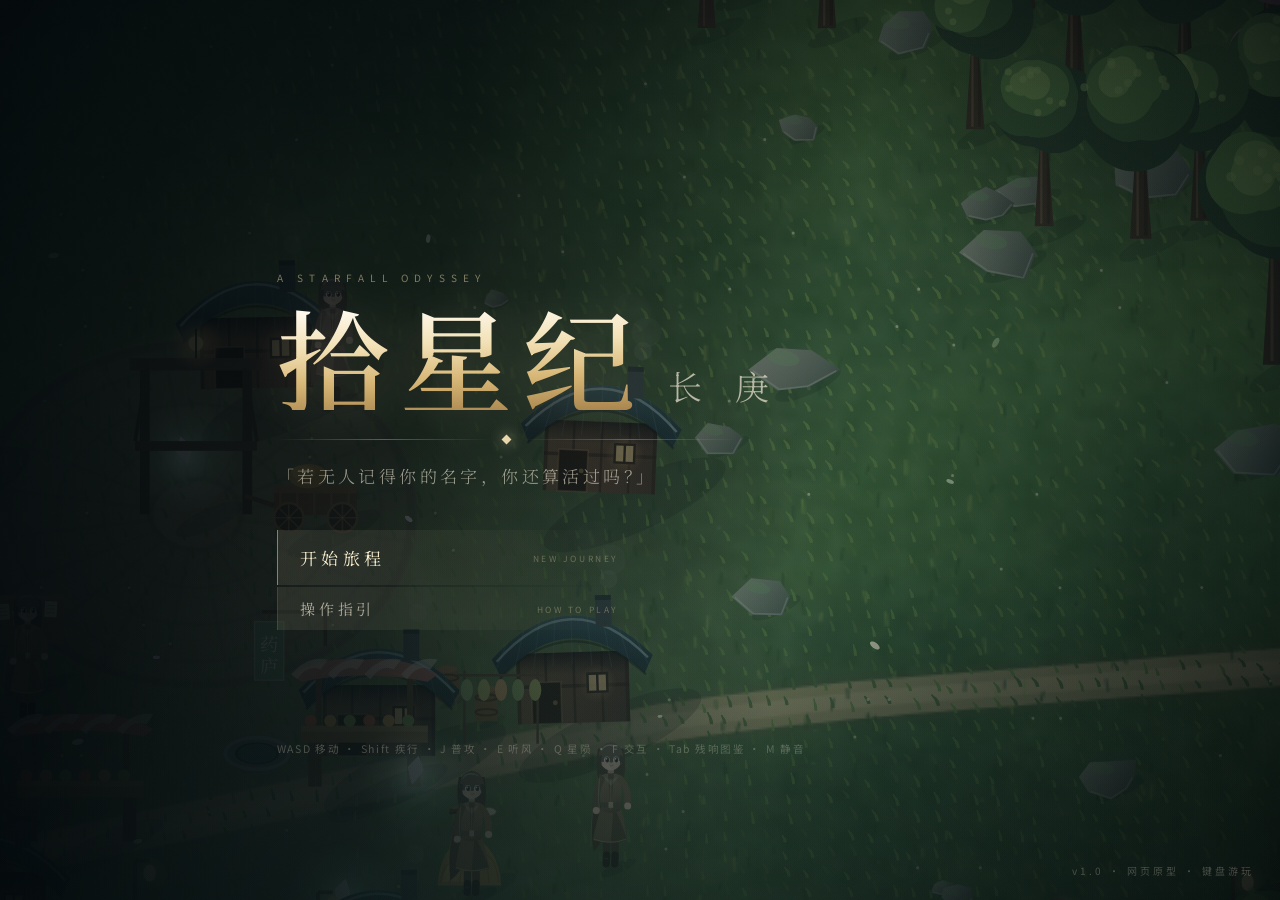
<file: index.html>
﻿<!doctype html>
<html lang="zh-CN">
<head>
<meta charset="utf-8">
<meta name="viewport" content="width=device-width,initial-scale=1,maximum-scale=1,user-scalable=no,viewport-fit=cover">
<meta name="theme-color" content="#0a1418">
<meta name="mobile-web-app-capable" content="yes">
<meta name="apple-mobile-web-app-capable" content="yes">
<meta name="apple-mobile-web-app-status-bar-style" content="black-translucent">
<meta name="apple-mobile-web-app-title" content="拾星纪">
<link rel="manifest" href="manifest.webmanifest">
<link rel="apple-touch-icon" href="icons/icon-192.png">
<title>拾星纪 · 长庚</title>
<meta name="description" content="一座悬于云海之上的大陆，一道断裂的星环，一场没有声音的退潮。">
<link rel="preconnect" href="https://fonts.googleapis.com">
<link rel="preconnect" href="https://fonts.gstatic.com" crossorigin>
<link href="https://fonts.googleapis.com/css2?family=Noto+Serif+SC:wght@300;400;600;700;900&family=Noto+Sans+SC:wght@300;400;500&display=swap" rel="stylesheet">
<link rel="stylesheet" href="css/style.css">
</head>
<body>
<script>
window.addEventListener('error', function (e) {
  var d = document.createElement('div');
  d.style.cssText = 'position:fixed;z-index:99999;left:0;top:0;right:0;background:#3a0d12;color:#ffc8cc;font:12px/1.5 monospace;padding:10px;white-space:pre-wrap';
  d.textContent = 'JS ERROR: ' + e.message + '\n' + (e.filename || '') + ':' + e.lineno + ':' + e.colno + '\n' + ((e.error && e.error.stack) || '');
  document.body.appendChild(d);
});
</script>
<div id="app">
  <canvas id="game"></canvas>

  <!-- 色彩分级 / 暗角 / 颗粒 -->
  <div id="grade"></div>
  <div id="grain"></div>
  <div id="bars"><i class="bar top"></i><i class="bar bot"></i></div>

  <!-- ============ HUD ============ -->
  <div id="hud" class="hidden">
    <div id="questBox">
      <div class="q-head">
        <span class="q-diamond"></span>
        <span class="q-chapter" id="qChapter">序章</span>
      </div>
      <div class="q-title" id="qTitle">陨星落在无名之地</div>
      <ul class="q-objs" id="qObjs"></ul>
      <div class="q-dist" id="qDist"></div>
    </div>

    <div id="mapBox">
      <div class="map-ring"></div>
      <canvas id="minimap" width="188" height="188"></canvas>
      <div class="map-region" id="regionName">拾星原</div>
      <div class="map-weather" id="regionSub">晴 · 风起</div>
    </div>

    <div id="vitals">
      <div class="portrait-frame"><canvas id="hudPortrait" width="128" height="128"></canvas></div>
      <div class="vit-right">
        <div class="vit-name">衔星 <span class="vit-lv">Lv.1</span></div>
        <div class="hpbar"><i id="hpFill"></i><span id="hpText">100 / 100</span></div>
        <div class="stbar"><i id="stFill"></i></div>
        <div class="enbar"><i id="enFill"></i></div>
      </div>
    </div>

    <div id="skills">
      <div class="skill" data-k="E"><div class="sk-ico sk-e">风</div><div class="sk-cd" id="cdE"></div><div class="sk-key">E</div><div class="sk-name">听风</div></div>
      <div class="skill" data-k="Q"><div class="sk-ico sk-q">星</div><div class="sk-cd" id="cdQ"></div><div class="sk-key">Q</div><div class="sk-name">星陨</div></div>
      <div class="skill small" data-k="J"><div class="sk-ico sk-j">刃</div><div class="sk-key">J</div></div>
      <div class="skill small" data-k="SP"><div class="sk-ico sk-sp">疾</div><div class="sk-key">⇧</div></div>
    </div>

    <div id="fragTag" class="hidden"><span id="fragCount">0</span><em>残响</em><b>/ 12</b></div>

    <div id="interact" class="hidden"><span class="ikey">F</span><span class="itext" id="interactText"></span></div>
    <div id="hint" class="hidden"></div>
    <div id="toasts"></div>
    <div id="dmgLayer"></div>
  </div>

  <!-- ============ 对话框 ============ -->
  <div id="dlg" class="hidden">
    <div class="dlg-inner">
      <div class="dlg-portrait"><canvas id="portrait" width="512" height="600"></canvas><i class="pf-glow"></i></div>
      <div class="dlg-body">
        <div class="dlg-name"><span id="dlgName">青芜</span><i></i></div>
        <div class="dlg-text" id="dlgText"></div>
        <div class="dlg-choices hidden" id="dlgChoices"></div>
        <div class="dlg-next" id="dlgNext">▼</div>
      </div>
    </div>
  </div>

  <!-- ============ 章节卡 ============ -->
  <div id="banner" class="hidden">
    <div class="bn-line"></div>
    <div class="bn-ch" id="bnCh">第一章</div>
    <div class="bn-title" id="bnTitle">风的碑文</div>
    <div class="bn-line"></div>
  </div>

  <!-- ============ 标题 ============ -->
  <div id="title" class="screen">
    <div class="t-vig"></div>
    <div class="t-wrap">
      <div class="t-side">A STARFALL ODYSSEY</div>
      <h1 class="t-logo">
        <span class="t1">拾星纪</span>
        <span class="t-sub">长 庚</span>
      </h1>
      <div class="t-orn"><i></i><b></b><i></i></div>
      <p class="t-tag">「若无人记得你的名字，你还算活过吗？」</p>
      <div class="t-menu">
        <button class="tbtn" id="btnStart"><span>开始旅程</span><em>NEW JOURNEY</em></button>
        <button class="tbtn ghost" id="btnContinue"><span>继续前行</span><em>CONTINUE</em></button>
        <button class="tbtn ghost" id="btnHelp"><span>操作指引</span><em>HOW TO PLAY</em></button>
      </div>
      <div class="t-foot" id="tFoot">WASD 移动 · Shift 疾行 · J 普攻 · E 听风 · Q 星陨 · F 交互 · Tab 残响图鉴 · M 静音</div>
    </div>
    <div class="t-ver">v1.0 · 网页原型 · 键盘游玩</div>
  </div>

  <!-- ============ 图鉴 ============ -->
  <div id="journal" class="hidden">
    <div class="j-wrap">
      <div class="j-left">
        <div class="j-title">残 响 录</div>
        <div class="j-sub">ECHOES OF THE NAMELESS</div>
        <ul class="j-list" id="jList"></ul>
        <div class="j-close">Tab / Esc 关闭</div>
      </div>
      <div class="j-right">
        <div class="j-detail" id="jDetail">
          <div class="j-empty">触碰散落在长庚大地上的「星骸」，<br>可听见被遗忘者留下的最后一句话。</div>
        </div>
      </div>
    </div>
  </div>

  <!-- ============ 帮助 ============ -->
  <div id="help" class="screen hidden">
    <div class="h-wrap">
      <h2>行 前 须 知</h2>
      <div class="h-grid">
        <div><b>W A S D</b><span>移动</span></div>
        <div><b>Shift</b><span>疾行（消耗体力）</span></div>
        <div><b>J / 左键</b><span>三段普攻</span></div>
        <div><b>E</b><span>听风 · 风元素冲击</span></div>
        <div><b>Q</b><span>星陨 · 元素爆发（需能量）</span></div>
        <div><b>F / 空格</b><span>交互 · 拾取 · 对话</span></div>
        <div><b>Tab</b><span>残响图鉴</span></div>
        <div><b>M</b><span>静音</span></div>
      </div>
      <p class="h-tip">长庚没有小地图之外的路标。若迷路，抬头看星光——任务所指之处，会有一道落下的星芒。</p>`r`n      <p class="h-tip touch-only">触屏：左半屏按住拖动移动 · 右下「攻 / 风 / 星 / 疾」· 靠近物体时出现「触」· 轻触画面推进对话</p>
      <button class="tbtn" id="btnHelpClose"><span>知道了</span></button>
    </div>
  </div>

  <!-- ============ 结局 ============ -->
  <div id="ending" class="hidden">
    <div class="e-wrap">
      <div class="e-ch" id="eCh">终 章</div>
      <h2 class="e-title" id="eTitle"></h2>
      <div class="e-orn"><i></i><b></b><i></i></div>
      <div class="e-body" id="eBody"></div>
      <div class="e-foot" id="eFoot"></div>
      <button class="tbtn" id="btnRestart"><span>重新开始</span></button>
    </div>
  </div>

  <!-- ============ 强制横屏闸门 ============ -->
  <div id="rotateGate">
    <div class="rg-inner">
      <div class="rg-phone"><i></i></div>
      <h3>请 横 屏 游 玩</h3>
      <p>长庚的大陆是横向铺开的，竖屏会看不全。</p>
      <p class="rg-sub">画面没有跟着转？请关闭系统的「方向锁定」。</p>
      <button id="rgSkip" class="rg-skip">仍以竖屏继续</button>
    </div>
  </div>

  <!-- ============ 触屏控件 ============ -->
  <div id="touch" class="hidden">
    <div id="stickZone"></div>
    <div id="stick"><i id="knob"></i></div>
    <div class="tbLayer">
      <button class="tb tb-attack" id="tbAttack" aria-label="攻击">攻</button>
      <button class="tb tb-skill" id="tbSkill" aria-label="听风">风</button>
      <button class="tb tb-burst" id="tbBurst" aria-label="星陨">星</button>
      <button class="tb tb-dash" id="tbDash" aria-label="疾行">疾</button>
      <button class="tb tb-interact hidden" id="tbInteract" aria-label="交互">触</button>
    </div>
    <div id="rotateHint">横屏体验更佳</div>
  </div>

  <div id="fade" class="fade"></div>
  <div id="boot">正在编织星图……</div>
</div>

<script src="js/core.js"></script>
<script src="js/data.js"></script>
<script src="js/world.js"></script>
<script src="js/render.js"></script>
<script src="js/entities.js"></script>
<script src="js/hud.js"></script>
<script src="js/game.js"></script>
<script>
if ('serviceWorker' in navigator && location.protocol === 'https:') {
  window.addEventListener('load', function () {
    navigator.serviceWorker.register('sw.js').catch(function () {});
  });
}
</script></body>
</html>
</file>
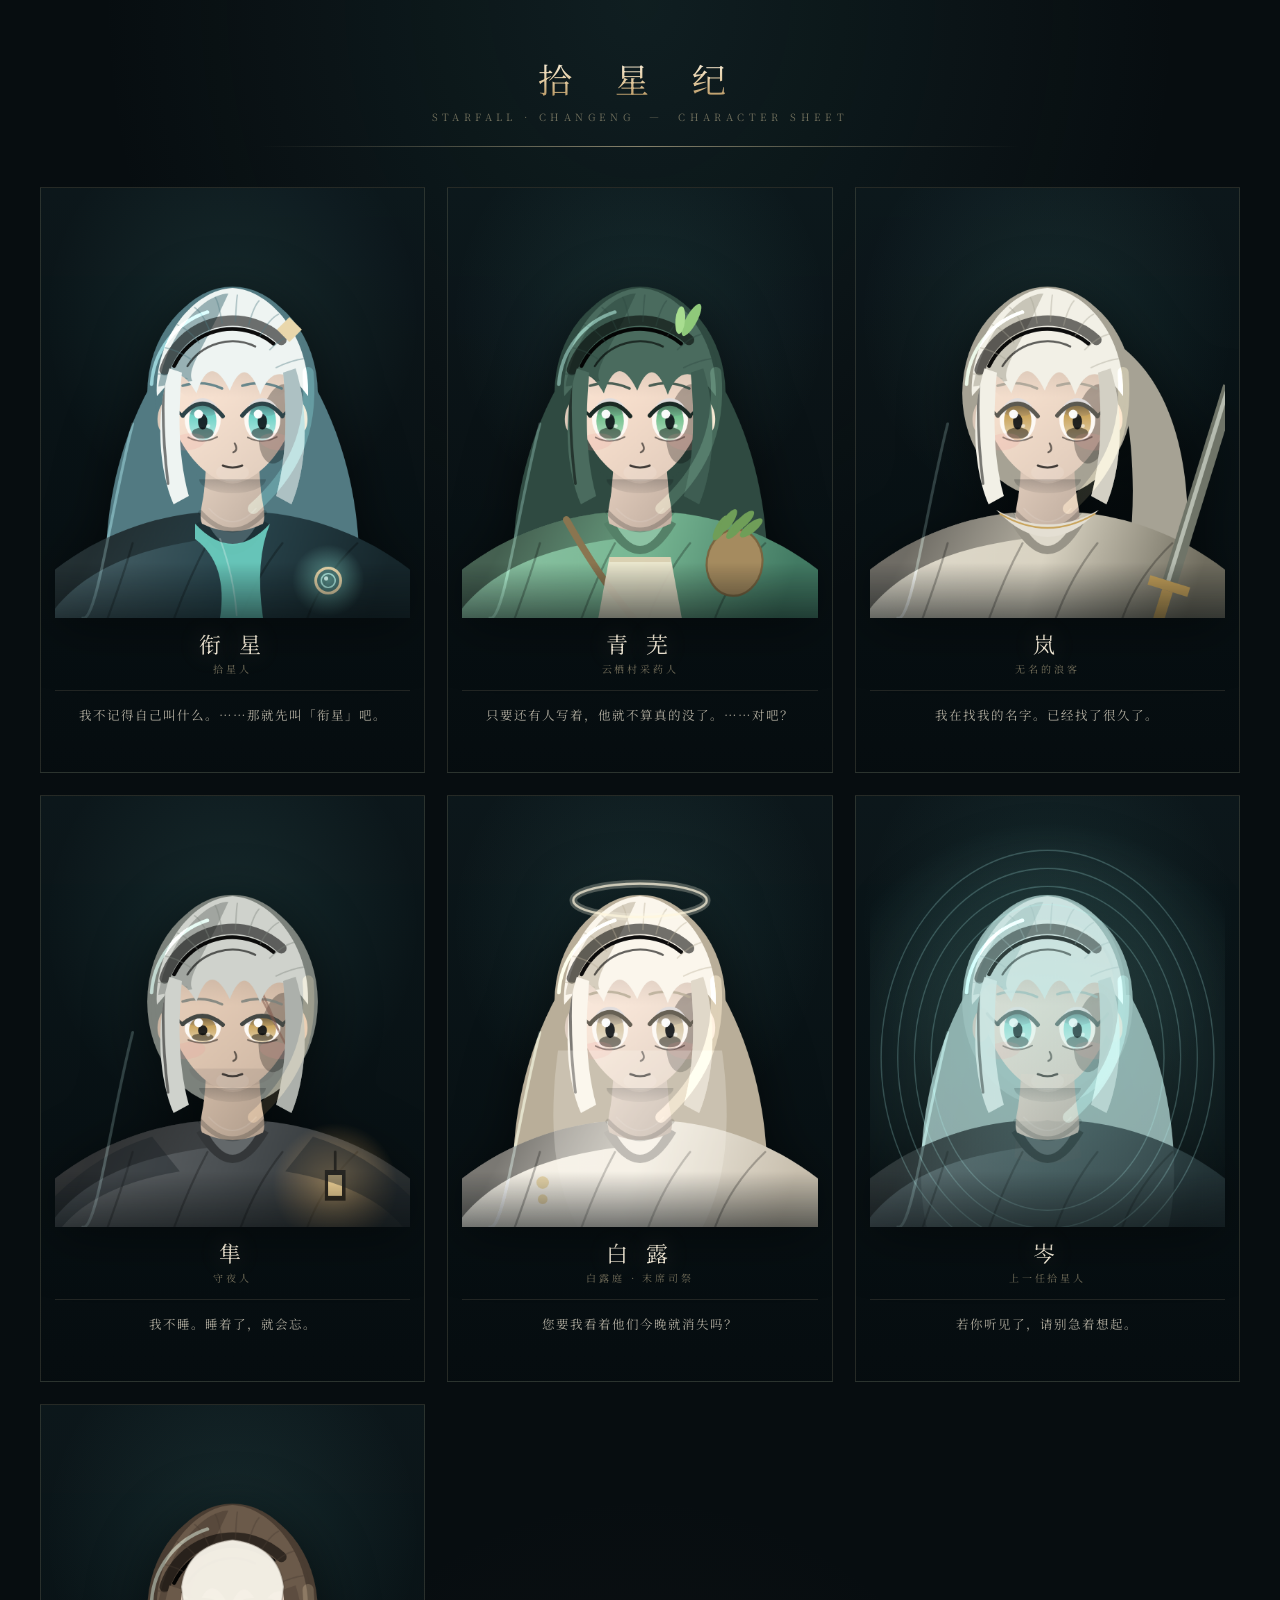
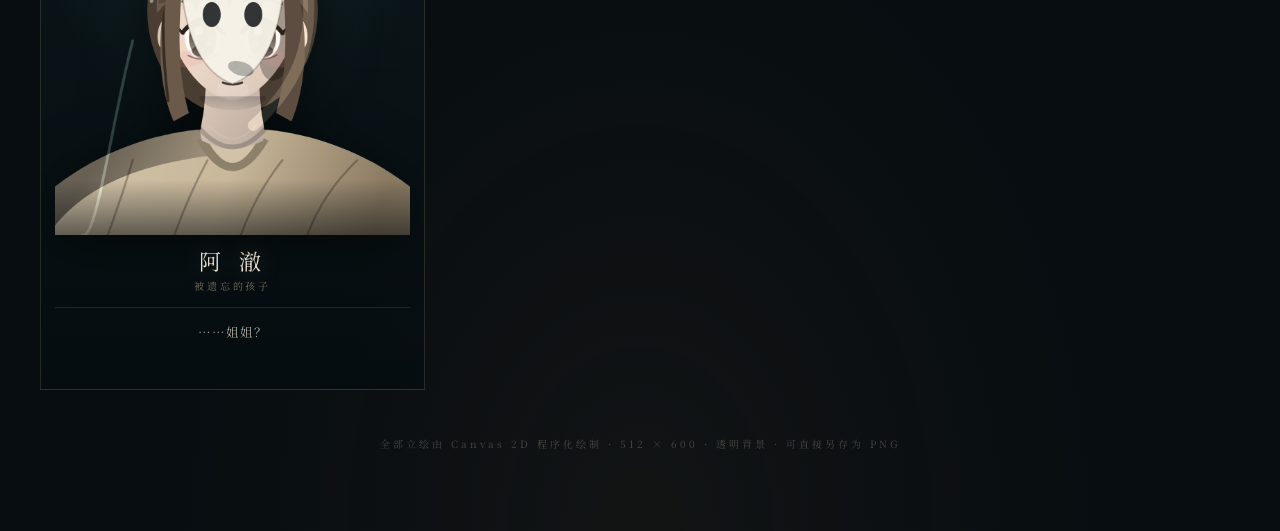
<file: art/characters.html>
﻿<!doctype html>
<html lang="zh-CN">
<head>
<meta charset="utf-8">
<title>拾星纪 · 长庚 —— 角色立绘</title>
<link rel="preconnect" href="https://fonts.googleapis.com">
<link href="https://fonts.googleapis.com/css2?family=Noto+Serif+SC:wght@300;400;600&display=swap" rel="stylesheet">
<style>
  :root{--gold:#e9d7ab;--paper:#efe6d2;
    --serif:"Noto Serif SC","Source Han Serif SC","Songti SC","STSong","SimSun",serif}
  *{box-sizing:border-box}
  html,body{margin:0;background:#070d10;color:var(--paper);font-family:var(--serif)}
  body{padding:54px 40px 80px;
    background:
      radial-gradient(ellipse 70% 50% at 50% 0%, rgba(60,120,120,.16), transparent 60%),
      radial-gradient(ellipse 60% 50% at 50% 100%, rgba(120,80,60,.10), transparent 60%),
      #070d10}
  h1{font-weight:400;font-size:34px;letter-spacing:.5em;text-align:center;margin:0 0 6px;
     background:linear-gradient(180deg,#fff9ec,#e2caa0 55%,#a9854d);
     -webkit-background-clip:text;background-clip:text;color:transparent}
  .sub{text-align:center;font-size:10px;letter-spacing:.44em;color:rgba(233,215,171,.45);margin-bottom:8px}
  .rule{width:min(760px,80%);height:1px;margin:22px auto 40px;
    background:linear-gradient(90deg,transparent,rgba(233,215,171,.55),transparent)}
  .grid{display:grid;grid-template-columns:repeat(4,1fr);gap:22px;max-width:1560px;margin:0 auto}
  @media (max-width:1300px){.grid{grid-template-columns:repeat(3,1fr)}}
  @media (max-width:980px){.grid{grid-template-columns:repeat(2,1fr)}}
  .card{position:relative;border:1px solid rgba(233,215,171,.14);
    background:linear-gradient(180deg,rgba(12,24,28,.92),rgba(6,12,15,.96));
    padding:14px 14px 18px;overflow:hidden;transition:.4s cubic-bezier(.2,.8,.2,1)}
  .card:hover{border-color:rgba(233,215,171,.45);transform:translateY(-4px);
    box-shadow:0 20px 50px rgba(0,0,0,.6)}
  .card:before{content:"";position:absolute;inset:0;pointer-events:none;
    background:radial-gradient(ellipse 70% 50% at 50% 22%, rgba(120,220,215,.10), transparent 70%)}
  .pf{position:relative;width:100%;aspect-ratio:512/600;display:flex;align-items:flex-end;justify-content:center}
  .pf canvas{width:100%;height:100%;display:block;
    filter:drop-shadow(0 12px 28px rgba(0,0,0,.6))}
  .nm{font-size:22px;letter-spacing:.26em;color:#fff6e2;margin:10px 0 2px;text-align:center;
    text-shadow:0 0 26px rgba(255,236,200,.25)}
  .tt{font-size:10px;letter-spacing:.28em;color:rgba(233,215,171,.5);text-align:center}
  .qt{margin-top:14px;padding-top:12px;border-top:1px solid rgba(233,215,171,.12);
    font-size:12.5px;line-height:1.95;letter-spacing:.08em;color:rgba(239,230,210,.72);
    min-height:64px;text-align:center}
  .foot{margin-top:46px;text-align:center;font-size:10px;letter-spacing:.3em;color:rgba(239,230,210,.25)}
  body.exported{padding:0;background:#fff}
  body.exported .grid{display:none}
  body.exported img{display:block;width:512px;height:600px}
</style>
</head>
<body>
<h1>拾 星 纪</h1>
<div class="sub">STARFALL · CHANGENG &nbsp;—&nbsp; CHARACTER SHEET</div>
<div class="rule"></div>
<div class="grid" id="grid"></div>
<div class="foot">全部立绘由 Canvas 2D 程序化绘制 · 512 × 600 · 透明背景 · 可直接另存为 PNG</div>

<script src="../js/core.js"></script>
<script src="../js/data.js"></script>
<script src="../js/render.js"></script>
<script>
(function () {
  const S = window.STAR;
  const HAIR = { xu: 'long', qingwu: 'braid', lan: 'pony', sun: 'short', bailu: 'long', cen: 'long', ache: 'short' };
  for (const k in HAIR) if (S.CHARS[k]) S.CHARS[k].hair = HAIR[k];

  const ROSTER = [
    { id: 'xu', quote: '我不记得自己叫什么。……那就先叫「衔星」吧。' },
    { id: 'qingwu', quote: '只要还有人写着，他就不算真的没了。……对吧？' },
    { id: 'lan', quote: '我在找我的名字。已经找了很久了。' },
    { id: 'sun', quote: '我不睡。睡着了，就会忘。' },
    { id: 'bailu', quote: '您要我看着他们今晚就消失吗？' },
    { id: 'cen', quote: '若你听见了，请别急着想起。' },
    { id: 'ache', quote: '……姐姐？' }
  ];

  const q = new URLSearchParams(location.search || '');

  // 离屏画布：统一绘制，再决定输出
  const off = document.createElement('canvas');
  off.width = 512; off.height = 600;

  if (q.get('export')) {
    let html = '';
    ROSTER.forEach((r) => {
      ROSTER.forEach(() => {});
      S.Render.drawPortrait(off, r.id, 0);
      html += '<img data-id="' + r.id + '" src="' + off.toDataURL('image/png') + '">';
    });
    document.body.className = 'exported';
    document.body.innerHTML = html;
    return;
  }

  const grid = document.getElementById('grid');
  ROSTER.forEach((r) => {
    const ch = S.CHARS[r.id];
    const card = document.createElement('div');
    card.className = 'card';
    const pf = document.createElement('div');
    pf.className = 'pf';
    const cv = document.createElement('canvas');
    cv.width = 512; cv.height = 600;
    pf.appendChild(cv);
    card.appendChild(pf);
    const nm = document.createElement('div'); nm.className = 'nm'; nm.textContent = ch.name;
    const tt = document.createElement('div'); tt.className = 'tt'; tt.textContent = ch.title || '';
    const qt = document.createElement('div'); qt.className = 'qt'; qt.textContent = r.quote;
    card.appendChild(nm); card.appendChild(tt); card.appendChild(qt);
    grid.appendChild(card);
    requestAnimationFrame(() => S.Render.drawPortrait(cv, r.id, 0));
  });
})();
</script>
</body>
</html>
</file>
<file: css/style.css>
﻿/* =========================================================
   拾星纪 · 长庚  —  UI
   配色：夜青 / 鎏金 / 星辉白 / 风绿
   ========================================================= */
:root{
  --gold:#e9d7ab;
  --gold-2:#f7ecce;
  --gold-d:#b08a4e;
  --gold-dd:#7a5c2e;
  --ink:#080e12;
  --ink-2:#0e1a1f;
  --teal:#7fd8c9;
  --teal-d:#2b6a66;
  --wine:#c2667a;
  --paper:#efe6d2;
  --serif:"Noto Serif SC","Source Han Serif SC","Songti SC","STSong","SimSun",serif;
  --sans:"Noto Sans SC","PingFang SC","Microsoft YaHei","Hiragino Sans GB",sans-serif;
}
*{box-sizing:border-box;-webkit-tap-highlight-color:transparent}
html,body{margin:0;height:100%;background:#05080a;overflow:hidden;color:var(--paper);
  font-family:var(--sans);user-select:none;-webkit-user-select:none}
#app{position:fixed;inset:0;overflow:hidden}
canvas#game{position:absolute;inset:0;width:100%;height:100%;display:block}

/* ---------- 后期覆盖层 ---------- */
#grade{position:absolute;inset:0;pointer-events:none;z-index:3;
  background:
    radial-gradient(ellipse 78% 70% at 50% 46%, rgba(0,0,0,0) 42%, rgba(3,8,10,.55) 100%),
    linear-gradient(180deg, rgba(20,45,55,.16) 0%, rgba(0,0,0,0) 32%, rgba(0,0,0,0) 68%, rgba(6,12,14,.30) 100%);
  mix-blend-mode:multiply;opacity:.95}
#grain{position:absolute;inset:-50%;pointer-events:none;z-index:4;opacity:.05;
  background-image:url("data:image/svg+xml;utf8,<svg xmlns='http://www.w3.org/2000/svg' width='160' height='160'><filter id='n'><feTurbulence type='fractalNoise' baseFrequency='0.9' numOctaves='3' stitchTiles='stitch'/><feColorMatrix type='saturate' values='0'/></filter><rect width='160' height='160' filter='url(%23n)' opacity='0.6'/></svg>");
  animation:grainShift 1.2s steps(3) infinite}
@keyframes grainShift{
  0%{transform:translate(0,0)}33%{transform:translate(-2%,1%)}66%{transform:translate(1%,-2%)}100%{transform:translate(0,0)}}

#bars{position:absolute;inset:0;pointer-events:none;z-index:20}
#bars .bar{position:absolute;left:0;right:0;height:0;background:#04070a;
  transition:height .9s cubic-bezier(.22,.9,.2,1)}
#bars .bar.top{top:0}
#bars .bar.bot{bottom:0}
body.cine #bars .bar{height:7.4vh}

#fade{position:absolute;inset:0;background:#03060a;z-index:60;pointer-events:none;
  opacity:0;transition:opacity .85s ease}
#fade.on{opacity:1}
#fade.white{background:#eef6f4}

/* ---------- 标题页 ---------- */
.screen{position:absolute;inset:0;z-index:30;display:flex;align-items:center;justify-content:center}
#title{background:
   linear-gradient(100deg, rgba(3,9,12,.94) 0%, rgba(3,9,12,.80) 34%, rgba(3,9,12,.30) 62%, rgba(3,9,12,.62) 100%),
   radial-gradient(ellipse 80% 70% at 70% 50%, rgba(120,180,170,.08), transparent 70%);
  transition:opacity 1s ease, visibility 1s}
#title.gone{opacity:0;visibility:hidden}
.t-vig{position:absolute;inset:0;pointer-events:none;
  background:radial-gradient(circle at 50% 120%, rgba(127,216,201,.10), transparent 55%)}
.t-wrap{position:relative;padding:0 6vw;width:min(880px,92vw);text-align:left}
.t-side{font-family:var(--sans);font-size:10px;letter-spacing:.62em;color:rgba(233,215,171,.5);
  text-transform:uppercase;margin-bottom:18px}
.t-logo{margin:0;font-family:var(--serif);font-weight:600;line-height:.96;
  display:flex;align-items:flex-end;gap:22px;flex-wrap:wrap}
.t-logo .t1{font-size:clamp(52px,9.4vw,112px);letter-spacing:.10em;
  background:linear-gradient(178deg,#fffaf0 6%,#f3e2b8 38%,#d8b878 68%,#a9854d 100%);
  -webkit-background-clip:text;background-clip:text;color:transparent;
  filter:drop-shadow(0 3px 24px rgba(240,215,160,.20))}
.t-logo .t-sub{font-size:clamp(20px,3vw,34px);letter-spacing:.34em;color:rgba(239,230,210,.72);
  padding-bottom:.22em;font-weight:300}
.t-orn{display:flex;align-items:center;gap:12px;margin:26px 0 20px;width:min(460px,80%)}
.t-orn i{flex:1;height:1px;background:linear-gradient(90deg,transparent,var(--gold-d),transparent);opacity:.55}
.t-orn b{width:7px;height:7px;background:var(--gold);transform:rotate(45deg);
  box-shadow:0 0 14px rgba(233,215,171,.75)}
.t-tag{margin:0 0 42px;font-family:var(--serif);font-weight:300;font-size:clamp(13px,1.5vw,17px);
  letter-spacing:.20em;color:rgba(239,230,210,.62)}
.t-menu{display:flex;flex-direction:column;gap:2px;width:min(360px,72vw)}
.tbtn{position:relative;display:flex;align-items:center;justify-content:space-between;gap:16px;
  background:linear-gradient(90deg,rgba(233,215,171,.10),rgba(233,215,171,0) 92%);
  border:0;border-left:1px solid rgba(233,215,171,.55);color:var(--gold-2);
  font-family:var(--serif);font-size:17px;letter-spacing:.26em;padding:15px 18px 15px 22px;
  cursor:pointer;transition:all .35s cubic-bezier(.2,.8,.2,1);overflow:hidden}
.tbtn em{font-family:var(--sans);font-style:normal;font-size:8.5px;letter-spacing:.30em;
  color:rgba(233,215,171,.34);transition:color .35s}
.tbtn:before{content:"";position:absolute;inset:0;background:linear-gradient(90deg,rgba(127,216,201,.16),transparent 70%);
  opacity:0;transition:opacity .35s}
.tbtn:hover{color:#fff;border-left-color:var(--teal);padding-left:30px}
.tbtn:hover:before{opacity:1}
.tbtn:hover em{color:rgba(127,216,201,.75)}
.tbtn.ghost{color:rgba(239,230,210,.66);font-size:15px;padding-top:11px;padding-bottom:11px;
  border-left-color:rgba(233,215,171,.22)}
.tbtn.ghost:hover{color:#fff}
.tbtn.hide{display:none}
.t-foot{position:absolute;left:6vw;bottom:-14vh;font-size:10.5px;letter-spacing:.16em;
  color:rgba(239,230,210,.26);font-family:var(--sans);white-space:nowrap}
.t-ver{position:absolute;right:26px;bottom:22px;font-size:10px;letter-spacing:.3em;
  color:rgba(239,230,210,.25)}

/* ---------- 通用面板 ---------- */
.hidden{display:none !important}
#hud{position:absolute;inset:0;z-index:10;pointer-events:none;
  font-family:var(--sans);opacity:0;transition:opacity 1.2s ease}
#hud.on{opacity:1}

/* 任务面板 */
#questBox{position:absolute;left:34px;top:30px;min-width:250px;max-width:330px;
  padding:14px 20px 14px 18px;
  background:linear-gradient(100deg,rgba(6,14,18,.72),rgba(6,14,18,.20) 92%);
  border-left:1px solid rgba(233,215,171,.30)}
#questBox:after{content:"";position:absolute;left:0;right:0;bottom:0;height:1px;
  background:linear-gradient(90deg,rgba(233,215,171,.34),transparent)}
.q-head{display:flex;align-items:center;gap:9px;margin-bottom:7px}
.q-diamond{width:6px;height:6px;background:var(--teal);transform:rotate(45deg);
  box-shadow:0 0 10px var(--teal)}
.q-chapter{font-size:10px;letter-spacing:.42em;color:rgba(233,215,171,.66)}
.q-title{font-family:var(--serif);font-size:19px;letter-spacing:.10em;color:var(--gold-2);
  line-height:1.3;margin-bottom:10px;text-shadow:0 2px 12px rgba(0,0,0,.8)}
.q-objs{list-style:none;margin:0;padding:0;font-size:12.5px;line-height:1.85;
  color:rgba(239,230,210,.78)}
.q-objs li{position:relative;padding-left:15px;transition:color .4s}
.q-objs li:before{content:"";position:absolute;left:2px;top:.72em;width:4px;height:4px;
  border:1px solid rgba(233,215,171,.55);transform:rotate(45deg)}
.q-objs li.done{color:rgba(239,230,210,.34);text-decoration:line-through}
.q-objs li.done:before{background:rgba(233,215,171,.4);border-color:transparent}
.q-dist{font-size:10.5px;letter-spacing:.16em;color:rgba(127,216,201,.62);margin-top:8px;
  font-variant-numeric:tabular-nums}

/* 小地图 */
#mapBox{position:absolute;right:30px;top:26px;width:150px;height:150px}
#minimap{width:150px;height:150px;border-radius:50%;
  box-shadow:0 0 0 1px rgba(233,215,171,.28), 0 10px 40px rgba(0,0,0,.55), inset 0 0 40px rgba(0,0,0,.5);
  background:rgba(6,14,18,.55)}
.map-ring{position:absolute;inset:-7px;border-radius:50%;pointer-events:none;
  border:1px solid rgba(233,215,171,.16);
  background:conic-gradient(from 0deg,transparent 0 92%,rgba(233,215,171,.45) 92% 92.4%,transparent 92.4%)}
.map-ring:after{content:"";position:absolute;inset:5px;border-radius:50%;
  border:1px dashed rgba(233,215,171,.13)}
.map-region{position:absolute;left:50%;bottom:-30px;transform:translateX(-50%);
  font-family:var(--serif);font-size:14px;letter-spacing:.32em;color:var(--gold-2);
  white-space:nowrap;text-shadow:0 2px 10px #000}
.map-weather{position:absolute;left:50%;bottom:-46px;transform:translateX(-50%);
  font-size:9.5px;letter-spacing:.22em;color:rgba(239,230,210,.38);white-space:nowrap}

/* 生命 / 体力 */
#vitals{position:absolute;left:34px;bottom:30px;display:flex;align-items:center;gap:14px}
.portrait-frame{width:54px;height:54px;border-radius:50%;position:relative;
  background:radial-gradient(circle at 50% 40%,rgba(127,216,201,.18),rgba(6,14,18,.9));
  box-shadow:0 0 0 1px rgba(233,215,171,.4),0 0 24px rgba(0,0,0,.6);overflow:hidden}
.portrait-frame canvas{width:100%;height:100%;display:block}
.portrait-frame:after{content:"";position:absolute;inset:0;border-radius:50%;
  box-shadow:inset 0 0 18px rgba(0,0,0,.75)}
.vit-right{width:210px}
.vit-name{font-family:var(--serif);font-size:12.5px;letter-spacing:.22em;color:var(--gold-2);margin-bottom:5px}
.vit-lv{font-family:var(--sans);font-size:9px;letter-spacing:.1em;color:rgba(233,215,171,.42);margin-left:6px}
.hpbar{position:relative;height:9px;background:rgba(0,0,0,.55);overflow:hidden;
  box-shadow:inset 0 0 0 1px rgba(233,215,171,.22)}
.hpbar i{display:block;height:100%;width:100%;background:linear-gradient(90deg,#7fd8c9,#c9f0e4);
  box-shadow:0 0 14px rgba(127,216,201,.65);transition:width .35s ease}
.hpbar span{position:absolute;right:6px;top:-1px;font-size:9px;letter-spacing:.08em;
  color:rgba(4,10,12,.85);font-variant-numeric:tabular-nums;font-weight:500}
.stbar{position:relative;height:3px;margin-top:4px;background:rgba(0,0,0,.5);width:78%}
.stbar i{display:block;height:100%;width:100%;background:linear-gradient(90deg,#e9d7ab,#fff6dd);
  transition:width .2s linear}
.enbar{position:relative;height:2px;margin-top:3px;background:rgba(0,0,0,.5)}
.enbar i{display:block;height:100%;width:0%;background:linear-gradient(90deg,#c2667a,#f0d7a0);
  transition:width .35s ease}

/* 技能 */
#skills{position:absolute;right:38px;bottom:34px;display:flex;align-items:flex-end;gap:12px}
.skill{position:relative;width:56px;height:56px;border-radius:50%;
  background:radial-gradient(circle at 50% 38%,rgba(20,40,44,.95),rgba(5,10,12,.95));
  box-shadow:0 0 0 1px rgba(233,215,171,.34),0 6px 26px rgba(0,0,0,.6);
  display:flex;align-items:center;justify-content:center;transition:transform .2s,box-shadow .3s}
.skill.small{width:40px;height:40px;opacity:.8}
.skill.ready{box-shadow:0 0 0 1px rgba(127,216,201,.6),0 0 26px rgba(127,216,201,.30),0 6px 26px rgba(0,0,0,.6)}
.skill.active{transform:scale(.93)}
.sk-ico{font-family:var(--serif);font-size:19px;color:rgba(239,230,210,.9);text-shadow:0 0 16px rgba(255,255,255,.4)}
.sk-e{color:#bff0e6}.sk-q{color:#f6e3ad}.sk-j{color:#e8bcc4;font-size:14px}.sk-sp{font-size:13px;color:#cfd9d6}
.sk-cd{position:absolute;inset:0;border-radius:50%;
  background:conic-gradient(rgba(3,8,10,.82) var(--p,0%), transparent 0);pointer-events:none}
.sk-key{position:absolute;right:-2px;bottom:-2px;width:17px;height:17px;border-radius:50%;
  background:#08120f;font-size:9px;display:flex;align-items:center;justify-content:center;
  color:rgba(233,215,171,.85);box-shadow:0 0 0 1px rgba(233,215,171,.3)}
.sk-name{position:absolute;top:-19px;left:50%;transform:translateX(-50%);font-size:9px;
  letter-spacing:.2em;color:rgba(239,230,210,.34);white-space:nowrap}

/* 残响计数 */
#fragTag{position:absolute;right:42px;top:212px;display:flex;align-items:baseline;gap:4px;
  font-family:var(--serif);color:rgba(233,215,171,.8)}
#fragTag span{font-size:19px;color:#fff3d4}
#fragTag em{font-style:normal;font-size:10px;letter-spacing:.22em;color:rgba(239,230,210,.5)}
#fragTag b{font-size:10px;color:rgba(239,230,210,.34);font-weight:400}

/* 交互提示 */
#interact{position:absolute;left:50%;bottom:23%;transform:translateX(-50%);
  display:flex;align-items:center;gap:10px;padding:8px 18px 8px 10px;
  background:linear-gradient(90deg,rgba(6,14,18,.85),rgba(6,14,18,.5));
  border:1px solid rgba(233,215,171,.26);backdrop-filter:blur(4px);
  animation:floatY 2.4s ease-in-out infinite}
.ikey{display:flex;align-items:center;justify-content:center;width:22px;height:22px;
  font-size:11px;color:#08120f;background:linear-gradient(180deg,#fff4d8,#d9bd85);
  box-shadow:0 0 14px rgba(233,215,171,.5)}
.itext{font-family:var(--serif);font-size:13.5px;letter-spacing:.16em;color:var(--gold-2)}
@keyframes floatY{0%,100%{transform:translate(-50%,0)}50%{transform:translate(-50%,-6px)}}

#hint{position:absolute;left:50%;bottom:12%;transform:translateX(-50%);
  font-size:12px;letter-spacing:.18em;color:rgba(239,230,210,.55);text-align:center;
  text-shadow:0 2px 12px #000}

/* toast */
#toasts{position:absolute;left:50%;top:14%;transform:translateX(-50%);
  display:flex;flex-direction:column;align-items:center;gap:8px}
.toast{padding:9px 22px;font-family:var(--serif);font-size:13.5px;letter-spacing:.14em;
  color:var(--gold-2);background:linear-gradient(90deg,transparent,rgba(6,14,18,.82) 18%,rgba(6,14,18,.82) 82%,transparent);
  animation:toastIn 3.6s cubic-bezier(.2,.8,.2,1) forwards;white-space:nowrap}
.toast.echo{color:#bff0e6}
.toast.warn{color:#e8b0bd}
@keyframes toastIn{
  0%{opacity:0;transform:translateY(10px) scale(.97)}
  12%{opacity:1;transform:none}
  78%{opacity:1}
  100%{opacity:0;transform:translateY(-8px)}}

#dmgLayer{position:absolute;inset:0;overflow:hidden}
.dmgnum{position:absolute;font-family:var(--serif);font-weight:600;font-size:19px;
  color:#fff3d4;text-shadow:0 0 12px rgba(255,200,120,.9),0 2px 6px #000;
  animation:dmgUp .95s cubic-bezier(.2,.7,.3,1) forwards;pointer-events:none}
.dmgnum.crit{color:#fff;font-size:26px;text-shadow:0 0 18px rgba(255,150,120,1),0 2px 8px #000}
.dmgnum.heal{color:#b7f7d8}
@keyframes dmgUp{0%{opacity:0;transform:translate(-50%,0) scale(.7)}
  18%{opacity:1;transform:translate(-50%,-14px) scale(1.12)}
  100%{opacity:0;transform:translate(-50%,-52px) scale(.95)}}

/* ---------- 对话框 ---------- */
#dlg{position:absolute;left:0;right:0;bottom:0;z-index:66;pointer-events:none;
  padding:0 0 0 0;animation:dlgIn .5s cubic-bezier(.2,.8,.2,1)}
@keyframes dlgIn{from{opacity:0;transform:translateY(22px)}to{opacity:1;transform:none}}
.dlg-inner{position:relative;display:flex;align-items:flex-end;gap:6px;
  width:min(1180px,94vw);margin:0 auto;padding:0 0 3.2vh 0}
.dlg-portrait{width:210px;height:250px;position:relative;flex:0 0 auto;
  margin-bottom:2px;filter:drop-shadow(0 10px 40px rgba(0,0,0,.75))}
.dlg-portrait canvas{width:100%;height:100%;display:block}
.pf-glow{position:absolute;left:50%;bottom:6%;transform:translateX(-50%);
  width:150px;height:38px;border-radius:50%;
  background:radial-gradient(ellipse,rgba(127,216,201,.28),transparent 70%);filter:blur(6px)}
.dlg-body{position:relative;flex:1;min-height:150px;
  padding:20px 34px 26px 30px;
  background:linear-gradient(180deg,rgba(7,15,19,.90),rgba(5,11,14,.94));
  border-top:1px solid rgba(233,215,171,.34);
  box-shadow:0 -18px 60px rgba(0,0,0,.55), inset 0 1px 0 rgba(255,255,255,.05)}
.dlg-body:before,.dlg-body:after{content:"";position:absolute;width:10px;height:10px;
  border:1px solid rgba(233,215,171,.6);transform:rotate(45deg);top:-5.5px}
.dlg-body:before{left:-5px}.dlg-body:after{right:-5px}
.dlg-name{display:flex;align-items:center;gap:12px;margin-bottom:12px;
  font-family:var(--serif);font-size:18px;letter-spacing:.26em;color:var(--gold-2)}
.dlg-name i{flex:1;height:1px;background:linear-gradient(90deg,rgba(233,215,171,.5),transparent)}
.dlg-text{font-family:var(--serif);font-size:16.5px;line-height:2.05;letter-spacing:.075em;
  color:#eae1cd;min-height:66px;white-space:pre-wrap;text-shadow:0 1px 8px rgba(0,0,0,.6)}
.dlg-text .em{color:#9fe6d8;font-style:normal}
.dlg-text .gold{color:var(--gold);font-style:normal}
.dlg-text .red{color:#e8a3b4;font-style:normal}
.dlg-next{position:absolute;right:26px;bottom:12px;font-size:11px;color:rgba(233,215,171,.6);
  animation:bounceY 1.1s ease-in-out infinite}
@keyframes bounceY{0%,100%{transform:translateY(0);opacity:.45}50%{transform:translateY(4px);opacity:1}}
.dlg-choices{display:flex;flex-direction:column;gap:6px;margin-top:8px;pointer-events:auto}
.choice{background:linear-gradient(90deg,rgba(233,215,171,.09),transparent 88%);
  border:0;border-left:1px solid rgba(233,215,171,.45);color:#efe6d2;
  font-family:var(--serif);font-size:14.5px;letter-spacing:.12em;padding:11px 18px;
  text-align:left;cursor:pointer;transition:all .28s}
.choice:hover{background:linear-gradient(90deg,rgba(127,216,201,.20),transparent 88%);
  color:#fff;padding-left:26px;border-left-color:var(--teal)}
.choice.locked{opacity:.42;cursor:not-allowed}
.choice.locked:hover{padding-left:18px;background:linear-gradient(90deg,rgba(233,215,171,.09),transparent 88%)}

/* ---------- 章节卡 ---------- */
#banner{position:absolute;left:0;right:0;top:38%;z-index:67;text-align:center;
  pointer-events:none;animation:bannerIn 4.6s cubic-bezier(.2,.8,.2,1) forwards}
#banner .bn-line{width:min(520px,70vw);height:1px;margin:14px auto;
  background:linear-gradient(90deg,transparent,rgba(233,215,171,.6),transparent);
  transform:scaleX(0);animation:lineGrow 1.6s .3s cubic-bezier(.2,.8,.2,1) forwards}
.bn-ch{font-family:var(--sans);font-size:11px;letter-spacing:.72em;
  color:rgba(233,215,171,.7);text-indent:.72em}
.bn-title{font-family:var(--serif);font-size:clamp(30px,4.4vw,52px);letter-spacing:.30em;
  color:#fff8e8;text-indent:.30em;margin:10px 0 4px;
  text-shadow:0 0 44px rgba(247,236,206,.5),0 4px 30px rgba(0,0,0,.8)}
@keyframes bannerIn{
  0%{opacity:0;filter:blur(10px)}
  16%{opacity:1;filter:blur(0)}
  76%{opacity:1}
  100%{opacity:0;filter:blur(4px)}}
@keyframes lineGrow{to{transform:scaleX(1)}}

/* ---------- 图鉴 ---------- */
#journal{position:absolute;inset:0;z-index:68;background:rgba(3,7,10,.86);
  backdrop-filter:blur(9px);animation:dlgIn .45s ease}
.j-wrap{display:flex;width:min(1240px,94vw);height:min(760px,88vh);margin:auto;
  position:absolute;inset:0;border:1px solid rgba(233,215,171,.18);
  background:linear-gradient(160deg,rgba(10,20,24,.92),rgba(5,10,13,.95))}
.j-left{width:38%;max-width:420px;border-right:1px solid rgba(233,215,171,.14);
  padding:34px 0 0 34px;display:flex;flex-direction:column;position:relative}
.j-left:after{content:"";position:absolute;right:-1px;top:0;bottom:0;width:1px;
  background:linear-gradient(180deg,rgba(233,215,171,.5),transparent 60%)}
.j-title{font-family:var(--serif);font-size:24px;letter-spacing:.44em;color:var(--gold-2)}
.j-sub{font-size:9px;letter-spacing:.34em;color:rgba(239,230,210,.3);margin:6px 0 22px}
.j-list{list-style:none;margin:0;padding:0 16px 0 0;overflow-y:auto;flex:1}
.j-list::-webkit-scrollbar{width:3px}
.j-list::-webkit-scrollbar-thumb{background:rgba(233,215,171,.3)}
.j-list li{padding:12px 14px 12px 16px;border-left:1px solid rgba(233,215,171,.14);
  cursor:pointer;transition:all .25s;margin-bottom:2px}
.j-list li:hover{background:rgba(233,215,171,.05);border-left-color:rgba(233,215,171,.5)}
.j-list li.sel{background:linear-gradient(90deg,rgba(127,216,201,.13),transparent);
  border-left-color:var(--teal)}
.j-list li.lock{opacity:.3;cursor:default;pointer-events:none}
.j-list b{display:block;font-family:var(--serif);font-weight:400;font-size:13.5px;
  letter-spacing:.12em;color:#e6ddc9;margin-bottom:3px}
.j-list span{font-size:10px;letter-spacing:.16em;color:rgba(239,230,210,.35)}
.j-close{position:absolute;bottom:18px;left:34px;font-size:9.5px;letter-spacing:.24em;
  color:rgba(239,230,210,.28)}
.j-right{flex:1;padding:44px 52px;overflow-y:auto;position:relative}
.j-right::-webkit-scrollbar{width:3px}
.j-right::-webkit-scrollbar-thumb{background:rgba(233,215,171,.3)}
.j-detail h3{font-family:var(--serif);font-size:26px;font-weight:400;letter-spacing:.2em;
  color:var(--gold-2);margin:0 0 6px}
.j-meta{font-size:10px;letter-spacing:.28em;color:rgba(127,216,201,.6);margin-bottom:26px}
.j-text{font-family:var(--serif);font-size:16px;line-height:2.25;letter-spacing:.09em;
  color:#ded5c2;white-space:pre-wrap}
.j-quote{margin-top:30px;padding:18px 24px;border-left:1px solid rgba(233,215,171,.35);
  font-family:var(--serif);font-size:14px;line-height:2;color:rgba(233,215,171,.72);
  background:linear-gradient(90deg,rgba(233,215,171,.05),transparent)}
.j-empty{font-family:var(--serif);font-size:15px;line-height:2.2;letter-spacing:.1em;
  color:rgba(239,230,210,.4);text-align:center;margin-top:22vh}

/* ---------- 帮助 ---------- */
#help{background:rgba(3,7,10,.92);backdrop-filter:blur(8px);z-index:69}
.h-wrap{width:min(680px,88vw);text-align:center}
.h-wrap h2{font-family:var(--serif);font-weight:400;font-size:26px;letter-spacing:.44em;
  color:var(--gold-2);margin:0 0 34px}
.h-grid{display:grid;grid-template-columns:1fr 1fr;gap:1px;background:rgba(233,215,171,.12);
  margin-bottom:28px}
.h-grid div{background:#080f13;padding:15px 20px;display:flex;justify-content:space-between;
  align-items:center}
.h-grid b{font-family:var(--serif);font-weight:400;font-size:12.5px;letter-spacing:.14em;
  color:var(--teal)}
.h-grid span{font-size:12px;color:rgba(239,230,210,.62)}
.h-tip{font-family:var(--serif);font-size:13px;line-height:2;letter-spacing:.1em;
  color:rgba(239,230,210,.45);margin:0 0 26px}
.h-wrap .tbtn{width:100%;justify-content:center}

/* ---------- 结局 ---------- */
#ending{background:radial-gradient(ellipse at 50% 40%,#0b1a1e,#03070a 70%);z-index:50;
  animation:fadeSlow 2.4s ease;z-index:69}
@keyframes fadeSlow{from{opacity:0}to{opacity:1}}
.e-wrap{width:min(760px,88vw);text-align:center}
.e-ch{font-size:10px;letter-spacing:.7em;color:rgba(233,215,171,.55);text-indent:.7em}
.e-title{font-family:var(--serif);font-weight:400;font-size:clamp(30px,3.6vw,44px);
  letter-spacing:.26em;color:#fff8e8;margin:16px 0 6px;text-indent:.26em;
  text-shadow:0 0 50px rgba(247,236,206,.35)}
.e-orn{display:flex;align-items:center;gap:14px;width:min(360px,60%);margin:24px auto 28px}
.e-orn i{flex:1;height:1px;background:linear-gradient(90deg,transparent,rgba(233,215,171,.6),transparent)}
.e-orn b{width:6px;height:6px;background:var(--gold);transform:rotate(45deg)}
.e-body{font-family:var(--serif);font-size:15.5px;line-height:2.35;letter-spacing:.1em;
  color:#ded5c2;text-align:left;white-space:pre-wrap;max-height:44vh;overflow-y:auto;padding-right:8px}
.e-body::-webkit-scrollbar{width:3px}
.e-body::-webkit-scrollbar-thumb{background:rgba(233,215,171,.3)}
.e-foot{margin:26px 0 30px;font-family:var(--serif);font-size:13px;letter-spacing:.2em;
  color:rgba(233,215,171,.6)}
.e-wrap .tbtn{width:220px;margin:0 auto;justify-content:center}

#boot{position:absolute;inset:0;z-index:70;background:#04080b;display:flex;
  align-items:center;justify-content:center;font-family:var(--serif);
  font-size:13px;letter-spacing:.4em;color:rgba(233,215,171,.5);
  transition:opacity .8s ease;animation:pulse 2s ease-in-out infinite}
#boot.gone{opacity:0;pointer-events:none}
@keyframes pulse{0%,100%{opacity:.45}50%{opacity:.9}}

/* 低血量 */
body.lowhp #grade{box-shadow:inset 0 0 180px rgba(190,40,60,.42);transition:box-shadow .4s}
@media (max-width:820px){
  #questBox{transform:scale(.86);transform-origin:top left}
  #mapBox{transform:scale(.82);transform-origin:top right}
  #vitals{transform:scale(.86);transform-origin:bottom left}
  #skills{transform:scale(.82);transform-origin:bottom right}
  .dlg-portrait{width:120px;height:150px}
  .dlg-body{padding:14px 18px 20px}
  .dlg-text{font-size:14px;line-height:1.9}
  .t-foot{display:none}
}

/* ---------- BOSS 血条 ---------- */
#bossBar{position:absolute;left:50%;top:5.2%;transform:translateX(-50%);
  width:min(660px,62vw);text-align:center;animation:dlgIn .5s ease}
.bb-name{display:flex;align-items:center;gap:14px;margin-bottom:7px}
.bb-name span{font-family:var(--serif);font-size:15px;letter-spacing:.34em;
  color:#fff2dc;text-shadow:0 0 22px rgba(255,230,180,.6),0 2px 10px #000;white-space:nowrap;
  padding-left:.34em}
.bb-name i{flex:1;height:1px;background:linear-gradient(90deg,transparent,rgba(233,215,171,.55),transparent)}
.bb-track{position:relative;height:7px;background:rgba(4,8,10,.72);
  box-shadow:inset 0 0 0 1px rgba(233,215,171,.32),0 2px 16px rgba(0,0,0,.6)}
.bb-track b,.bb-track em{position:absolute;left:0;top:0;bottom:0;display:block}
.bb-track em{background:rgba(233,215,171,.45);transition:width .1s linear}
.bb-track b{background:linear-gradient(90deg,#e8a3b4,#f0d7a0,#fff3d8);
  box-shadow:0 0 18px rgba(240,200,180,.6);transition:width .18s ease;z-index:2}
.bb-track:after{content:"";position:absolute;inset:-3px;border:1px solid rgba(233,215,171,.16);pointer-events:none}

/* ---------- 对话时收起 HUD ---------- */
body.dialog #questBox,
body.dialog #vitals,
body.dialog #skills,
body.dialog #fragTag,
body.dialog #interact{opacity:0 !important;transition:opacity .45s ease;pointer-events:none}
#questBox,#vitals,#skills,#fragTag{transition:opacity .5s ease}

/* 旁白模式 */
#dlg.narr .dlg-portrait{display:none}
#dlg.narr .dlg-body{padding-left:44px}
#dlg.narr .dlg-name{font-size:12px;letter-spacing:.52em;color:rgba(190,210,205,.55)}
#dlg.narr .dlg-text{color:#d8d2c4;font-size:17px;line-height:2.15;letter-spacing:.12em}

#fragTag{top:236px}

/* 结局页布局修复 */
#ending{position:absolute;inset:0;display:flex;align-items:center;justify-content:center;
  padding:4vh 0;overflow:hidden}
#ending.hidden{display:none !important}

/* 对话框可点击推进 */
.dlg-inner{pointer-events:auto;cursor:pointer}
.dlg-portrait{pointer-events:none}
.dlg-body{pointer-events:auto}

/* 立绘边缘柔和融进对话框 */
.dlg-portrait canvas{
  -webkit-mask-image:radial-gradient(ellipse 62% 76% at 50% 52%, #000 52%, rgba(0,0,0,.55) 78%, transparent 100%);
  mask-image:radial-gradient(ellipse 62% 76% at 50% 52%, #000 52%, rgba(0,0,0,.55) 78%, transparent 100%);
}

/* 结局正文更紧凑，尽量一屏读完 */
.e-body{font-size:14.6px;line-height:2.12;max-height:56vh;letter-spacing:.08em}

.e-scrollhint{margin-top:6px;font-size:10px;letter-spacing:.3em;color:rgba(233,215,171,.45);
  animation:bounceY 1.8s ease-in-out infinite}
.e-body{max-height:58vh;-webkit-mask-image:linear-gradient(180deg,#000 88%,transparent 100%);
  mask-image:linear-gradient(180deg,#000 88%,transparent 100%)}

.j-list{padding-bottom:52px}

.j-left{padding-bottom:54px}

/* ---------- 立绘：更高精度 + 呼吸浮动 ---------- */
.dlg-portrait{width:236px;height:286px;
  background:radial-gradient(ellipse 62% 58% at 50% 46%, rgba(24,52,56,.55), rgba(8,18,22,0) 72%)}
.dlg-portrait canvas{
  animation:pfFloat 5.2s ease-in-out infinite;
  transform-origin:50% 92%;
  filter:drop-shadow(0 14px 34px rgba(0,0,0,.55)) drop-shadow(0 0 22px rgba(120,220,215,.10));
}
@keyframes pfFloat{0%,100%{transform:translateY(0) scale(1)}50%{transform:translateY(-5px) scale(1.008)}}
@media (max-width:820px){.dlg-portrait{width:150px;height:182px}}

/* =====================================================================
   移动端 / 触屏
   ===================================================================== */
html,body{height:100dvh;overscroll-behavior:none;-webkit-overflow-scrolling:auto}
#app{touch-action:manipulation}
canvas#game{touch-action:none;-webkit-user-select:none;user-select:none}

#touch{position:absolute;inset:0;z-index:25;pointer-events:none;opacity:0;transition:opacity .4s}
#touch.on{opacity:1}
#touch.hidden{display:none !important}

#stickZone{position:absolute;left:0;bottom:0;width:48%;height:82%;pointer-events:auto}
#stick{position:absolute;width:132px;height:132px;margin:-66px 0 0 -66px;border-radius:50%;
  border:1px solid rgba(233,215,171,.28);
  background:radial-gradient(circle,rgba(12,28,32,.42),rgba(12,28,32,.12) 70%,transparent);
  pointer-events:none;transition:opacity .18s}
#stick.hidden{opacity:0}
#stick i{position:absolute;left:50%;top:50%;width:56px;height:56px;margin:-28px 0 0 -28px;
  border-radius:50%;background:radial-gradient(circle at 38% 34%,rgba(233,215,171,.85),rgba(150,120,70,.55));
  box-shadow:0 0 18px rgba(233,215,171,.35),0 4px 14px rgba(0,0,0,.5)}

.tbLayer{position:absolute;inset:0;pointer-events:none}
.tb{position:absolute;pointer-events:auto;border:0;border-radius:50%;
  font-family:var(--serif);font-size:19px;color:rgba(255,248,230,.92);
  background:radial-gradient(circle at 50% 36%,rgba(28,52,56,.86),rgba(6,12,14,.86));
  box-shadow:0 0 0 1px rgba(233,215,171,.30),0 6px 22px rgba(0,0,0,.5);
  transition:transform .09s,box-shadow .2s;-webkit-tap-highlight-color:transparent;
  display:flex;align-items:center;justify-content:center;text-indent:0}
.tb:active,.tb.down{transform:scale(.9);
  box-shadow:0 0 0 1px rgba(127,216,201,.65),0 0 26px rgba(127,216,201,.35)}
.tb.hidden{display:none !important}
.tb-attack{right:4.5vw;bottom:8vh;width:82px;height:82px;font-size:23px}
.tb-skill{right:20vw;bottom:15vh;width:62px;height:62px}
.tb-burst{right:25vw;bottom:5vh;width:58px;height:58px;color:#f6e3ad;font-size:17px}
.tb-dash{right:8vw;bottom:22vh;width:58px;height:58px;font-size:17px;color:#cfd9d6}
.tb-interact{right:15vw;bottom:28vh;width:62px;height:62px;font-size:16px;color:#bff0e6;
  animation:pulseGlow 1.8s ease-in-out infinite}
@keyframes pulseGlow{0%,100%{box-shadow:0 0 0 1px rgba(233,215,171,.3),0 0 0 rgba(150,240,225,0)}
  50%{box-shadow:0 0 0 1px rgba(150,240,225,.7),0 0 26px rgba(150,240,225,.35)}}

#rotateHint{position:absolute;left:50%;top:12px;transform:translateX(-50%);
  padding:5px 14px;font-size:11px;letter-spacing:.22em;color:rgba(233,215,171,.7);
  background:rgba(6,14,18,.55);border:1px solid rgba(233,215,171,.18);border-radius:2px;
  opacity:0;transition:opacity .6s;pointer-events:none;white-space:nowrap}
#rotateHint.on{opacity:1}

/* 触屏设备隐藏键盘提示 */
body.touch .t-foot{display:none}
body.touch .dlg-next{display:none}
body.touch .sk-key{display:none}

/* ---------- 手机竖屏 / 窄屏 ---------- */
@media (max-width:860px){
  #questBox{left:10px;top:10px;min-width:0;max-width:56vw;padding:8px 12px 8px 10px}
  .q-title{font-size:14px;margin-bottom:5px}
  .q-objs{font-size:11px;line-height:1.65}
  .q-chapter{font-size:8.5px;letter-spacing:.3em}
  .q-dist{font-size:9.5px;margin-top:5px}
  #mapBox{right:10px;top:10px;width:88px;height:88px}
  #minimap{width:88px;height:88px}
  .map-region{font-size:11px;letter-spacing:.2em;bottom:-19px}
  .map-weather{display:none}
  #fragTag{right:14px;top:120px;transform:scale(.85);transform-origin:top right}
  #vitals{left:12px;bottom:12px;gap:8px;transform:scale(.85);transform-origin:bottom left}
  .vit-right{width:150px}
  #skills{right:12px;bottom:12px;transform:scale(.7);transform-origin:bottom right;
    opacity:0;pointer-events:none}
  body.touch #skills{display:none}
  #interact{bottom:34%;padding:6px 14px 6px 8px}
  #hint{bottom:26%;font-size:10.5px}
  #dlg{padding-bottom:env(safe-area-inset-bottom)}
  .dlg-inner{width:100%;padding:0 8px 8px;gap:0;align-items:flex-end}
  .dlg-portrait{width:118px;height:144px;flex:0 0 auto}
  .dlg-body{min-height:0;padding:12px 14px 16px 14px}
  .dlg-name{font-size:14px;margin-bottom:7px}
  .dlg-text{font-size:13.5px;line-height:1.85;min-height:44px;letter-spacing:.03em}
  .dlg-next{right:12px;bottom:6px;font-size:9px}
  #dlg.narr .dlg-body{padding-left:18px}
  #dlg.narr .dlg-text{font-size:14px;line-height:1.9}
  .choices .choice{font-size:13px;padding:9px 12px}
  .bn-title{font-size:26px}
  #banner{top:30%}
  .j-wrap{flex-direction:column;height:92vh}
  .j-left{width:100%;max-width:none;height:42%;border-right:0;border-bottom:1px solid rgba(233,215,171,.14);padding:16px 0 0 16px}
  .j-close{display:none}
  .j-right{padding:18px 18px}
  .j-detail h3{font-size:19px}
  .j-text{font-size:13.5px;line-height:1.95}
  .j-sub{display:none}
  .h-grid{grid-template-columns:1fr}
  .h-wrap h2{font-size:20px;margin-bottom:18px}
  .e-body{font-size:13px;max-height:48vh}
  .e-title{font-size:24px}
  #ending{padding:2vh 0}
  .t-logo .t1{font-size:clamp(44px,13vw,80px)}
  .t-wrap{padding:0 7vw}
  .t-tag{font-size:12px;margin-bottom:26px;letter-spacing:.12em}
  .tbtn{font-size:15px;padding:12px 14px 12px 18px}
  .tbtn.ghost{font-size:13px}
}

/* ---------- 手机横屏 ---------- */
@media (max-height:520px){
  #questBox{transform:scale(.8);transform-origin:top left}
  #mapBox{transform:scale(.72);transform-origin:top right}
  #vitals{transform:scale(.78);transform-origin:bottom left}
  #fragTag{display:none}
  .dlg-portrait{width:130px;height:158px}
  .dlg-text{font-size:13px;line-height:1.8}
  .dlg-body{padding:10px 14px 12px}
  .bn-title{font-size:24px}
  #banner{top:24%}
  .tb-attack{width:72px;height:72px;bottom:6vh}
  .tb-skill{width:56px;height:56px;bottom:12vh}
  .tb-dash{width:52px;height:52px;bottom:19vh}
  .tb-burst{width:50px;height:50px;bottom:4vh}
  .tb-interact{width:54px;height:54px;bottom:24vh}
}

/* 技能键冷却环 */
.tb-skill,.tb-burst{position:absolute;overflow:hidden}
.tb-skill::after,.tb-burst::after{content:"";position:absolute;inset:0;border-radius:50%;
  background:conic-gradient(rgba(4,8,10,.75) var(--p,0%), transparent 0);pointer-events:none}

/* 触屏按键：小屏改用 px 锚定，避免 vw/vh 在真机上偏差 */
@media (max-width:560px){
  .tb-attack{right:14px;bottom:96px;width:74px;height:74px;font-size:21px}
  .tb-skill{right:86px;bottom:146px;width:58px;height:58px}
  .tb-burst{right:94px;bottom:62px;width:54px;height:54px}
  .tb-dash{right:26px;bottom:184px;width:54px;height:54px}
  .tb-interact{right:68px;bottom:216px;width:58px;height:58px}
}
@media (max-height:520px) and (orientation:landscape){
  .tb-attack{right:16px;bottom:34px;width:70px;height:70px;font-size:20px}
  .tb-skill{right:92px;bottom:78px;width:54px;height:54px}
  .tb-burst{right:104px;bottom:22px;width:50px;height:50px}
  .tb-dash{right:30px;bottom:112px;width:50px;height:50px}
  .tb-interact{right:74px;bottom:132px;width:54px;height:54px}
}

.touch-only{display:none}
body.touch .touch-only{display:block;color:rgba(127,216,201,.7)}

/* ============ 虚拟摇杆：手势归属 + 常驻显示 ============ */
/* 关键：不声明 touch-action，浏览器会把单指拖动当成页面平移并 pointercancel，
   于是必须第二根手指才能"抢"回手势。全部标 none 后单指即可稳定拖动。 */
#touch, #stickZone, #stick, .tbLayer, .tb{
  touch-action:none;
  -webkit-user-select:none;user-select:none;
  -webkit-touch-callout:none;
}
#stickZone{width:54%;height:80%;z-index:2}
#stick{
  z-index:1;
  opacity:.62;
  transition:opacity .2s,left .22s cubic-bezier(.22,.9,.3,1),top .22s cubic-bezier(.22,.9,.3,1);
}
#stick.hidden{opacity:0}
#stick.active{opacity:1;transition:opacity .1s}
#stick.drag{transition:opacity .1s,left 0s,top 0s}
#stick i{transition:transform .16s cubic-bezier(.22,.9,.3,1)}
#stick.drag i{transition:none}

/* 触屏：把血条挪到底部中间，避让摇杆与技能键 */
body.touch #vitals{
  left:50%;right:auto;bottom:8px;
  transform:translateX(-50%) scale(.8);
  transform-origin:bottom center;
  filter:drop-shadow(0 2px 8px rgba(0,0,0,.55));
}
body.touch #hudPortrait{filter:none}

/* 摇杆视觉：提高在草地/雪地上的辨识度 */
#stick{
  border:1.5px solid rgba(233,215,171,.5);
  background:radial-gradient(circle, rgba(6,16,20,.34), rgba(6,16,20,.14) 62%, rgba(6,16,20,0) 74%);
  box-shadow:inset 0 0 0 6px rgba(0,0,0,.10), 0 0 22px rgba(0,0,0,.25);
}
#stick i{
  background:radial-gradient(circle at 38% 34%, #fbf0cf, #d8b36a 58%, #8e6f37);
  box-shadow:0 0 0 2px rgba(18,12,6,.42), 0 0 20px rgba(233,215,171,.5), 0 4px 14px rgba(0,0,0,.55);
}
#stick.active i{box-shadow:0 0 0 2px rgba(18,12,6,.5), 0 0 26px rgba(150,240,225,.6), 0 4px 16px rgba(0,0,0,.6)}

/* ============ 强制横屏闸门 ============ */
#rotateGate{
  position:absolute;inset:0;z-index:85;display:none;
  align-items:center;justify-content:center;
  background:
    radial-gradient(circle at 50% 42%, rgba(18,44,46,.72), rgba(3,8,10,.96) 62%),
    #05080a;
  -webkit-backdrop-filter:blur(3px);backdrop-filter:blur(3px);
  text-align:center;padding:0 10vw;
  touch-action:none;
}
@media (orientation:portrait){
  body.touch #rotateGate{display:flex}
}
body.touch.allow-portrait #rotateGate{display:none !important}

.rg-inner{max-width:420px;animation:rgIn .5s ease-out both}
@keyframes rgIn{from{opacity:0;transform:translateY(10px)}to{opacity:1;transform:none}}

.rg-phone{
  width:58px;height:96px;margin:0 auto 26px;
  border:2px solid rgba(233,215,171,.75);border-radius:11px;
  position:relative;
  box-shadow:0 0 26px rgba(233,215,171,.18), inset 0 0 14px rgba(233,215,171,.10);
  animation:rgTilt 2.6s cubic-bezier(.5,0,.5,1) infinite;
  transform-origin:50% 50%;
}
.rg-phone i{
  position:absolute;left:50%;bottom:7px;width:16px;height:2px;margin-left:-8px;
  border-radius:2px;background:rgba(233,215,171,.65);
}
@keyframes rgTilt{
  0%,28%{transform:rotate(0deg)}
  52%,100%{transform:rotate(-90deg)}
}
#rotateGate h3{
  font-family:var(--serif,serif);font-weight:500;
  font-size:23px;letter-spacing:.26em;color:#f2e6c8;margin:0 0 16px;
  text-indent:.26em;
}
#rotateGate p{
  font-size:13px;line-height:1.9;color:rgba(206,224,220,.72);margin:0 0 6px;
  letter-spacing:.03em;
}
#rotateGate .rg-sub{color:rgba(233,215,171,.56);font-size:12px;margin-bottom:26px}
.rg-skip{
  background:none;border:0;border-bottom:1px solid rgba(233,215,171,.28);
  color:rgba(233,215,171,.5);font-size:11.5px;letter-spacing:.14em;
  padding:4px 2px;cursor:pointer;font-family:var(--serif,serif);
  -webkit-tap-highlight-color:transparent;
}
.rg-skip:active{color:rgba(233,215,171,.9)}
</file>
